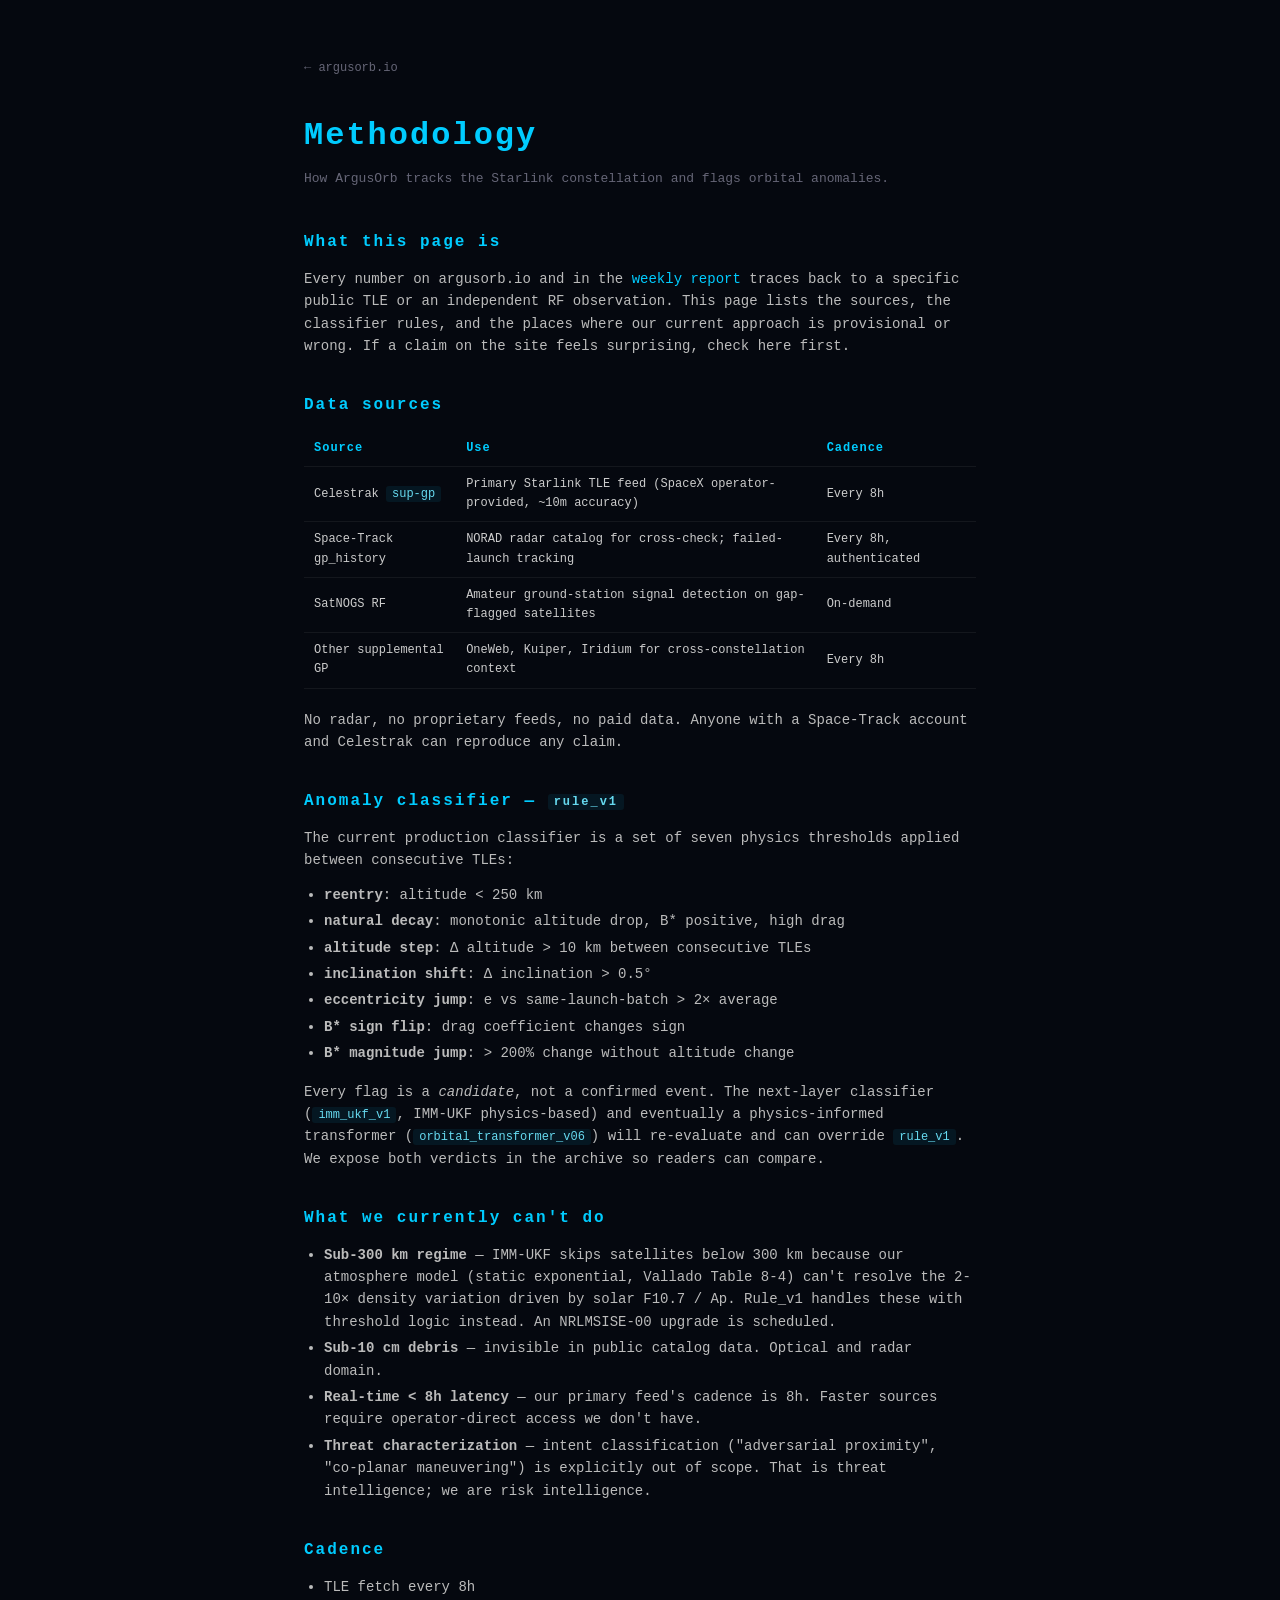
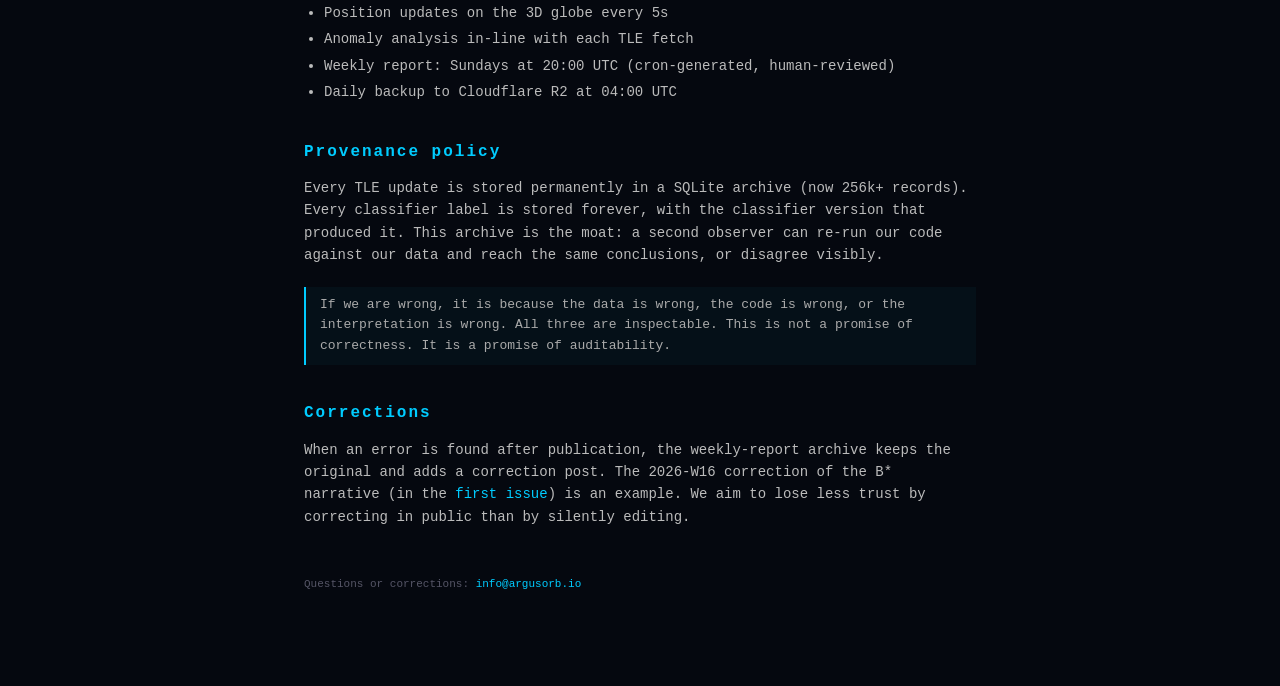
<file: apps/web/public/methodology.html>
<!DOCTYPE html>
<html lang="en">
  <head>
    <meta charset="UTF-8" />
    <meta name="viewport" content="width=device-width, initial-scale=1.0" />
    <title>Methodology — ArgusOrb</title>
    <meta name="description" content="How ArgusOrb tracks the Starlink constellation and flags orbital anomalies. Data sources, classifier rules, update cadence, limitations." />
    <style>
      * { box-sizing: border-box; margin: 0; padding: 0; }
      html, body { background: #05080f; color: #bbb; font-family: 'JetBrains Mono', 'SF Mono', Menlo, Consolas, monospace; line-height: 1.6; }
      body { max-width: 720px; margin: 0 auto; padding: 56px 24px 80px; font-size: 14px; }
      h1 { color: #00ccff; font-size: 32px; letter-spacing: 2px; margin-bottom: 8px; }
      .sub { color: #667; font-size: 13px; margin-bottom: 40px; }
      h2 { color: #00ccff; font-size: 16px; letter-spacing: 2px; margin: 36px 0 12px; font-weight: 600; }
      h3 { color: #ccc; font-size: 13px; letter-spacing: 1.5px; margin: 20px 0 8px; font-weight: 600; }
      p { margin-bottom: 12px; color: #bbb; }
      code { background: rgba(0,200,255,0.08); color: #66d9ef; padding: 1px 6px; border-radius: 3px; font-size: 12px; }
      a { color: #00ccff; text-decoration: none; }
      a:hover { text-decoration: underline; }
      ul { margin: 8px 0 16px 20px; color: #bbb; }
      li { margin-bottom: 4px; }
      .back { color: #667; margin-bottom: 32px; display: inline-block; font-size: 12px; }
      .back:hover { color: #00ccff; }
      table { border-collapse: collapse; margin: 12px 0 20px; font-size: 12px; width: 100%; }
      th, td { padding: 8px 10px; text-align: left; border-bottom: 1px solid rgba(255,255,255,0.06); }
      th { color: #00ccff; font-weight: 600; letter-spacing: 1px; }
      td { color: #ccc; }
      .note { border-left: 2px solid #00ccff; padding: 8px 14px; margin: 20px 0; background: rgba(0,200,255,0.04); font-size: 13px; color: #aaa; }
    </style>
  </head>
  <body>
    <a href="/" class="back">← argusorb.io</a>

    <h1>Methodology</h1>
    <p class="sub">How ArgusOrb tracks the Starlink constellation and flags orbital anomalies.</p>

    <h2>What this page is</h2>
    <p>
      Every number on argusorb.io and in the <a href="https://argusorb.substack.com/" target="_blank" rel="noopener">weekly report</a> traces back to a specific public TLE or an independent RF observation. This page lists the sources, the classifier rules, and the places where our current approach is provisional or wrong. If a claim on the site feels surprising, check here first.
    </p>

    <h2>Data sources</h2>
    <table>
      <tr><th>Source</th><th>Use</th><th>Cadence</th></tr>
      <tr><td>Celestrak <code>sup-gp</code></td><td>Primary Starlink TLE feed (SpaceX operator-provided, ~10m accuracy)</td><td>Every 8h</td></tr>
      <tr><td>Space-Track gp_history</td><td>NORAD radar catalog for cross-check; failed-launch tracking</td><td>Every 8h, authenticated</td></tr>
      <tr><td>SatNOGS RF</td><td>Amateur ground-station signal detection on gap-flagged satellites</td><td>On-demand</td></tr>
      <tr><td>Other supplemental GP</td><td>OneWeb, Kuiper, Iridium for cross-constellation context</td><td>Every 8h</td></tr>
    </table>
    <p>No radar, no proprietary feeds, no paid data. Anyone with a Space-Track account and Celestrak can reproduce any claim.</p>

    <h2>Anomaly classifier — <code>rule_v1</code></h2>
    <p>
      The current production classifier is a set of seven physics thresholds applied between consecutive TLEs:
    </p>
    <ul>
      <li><strong>reentry</strong>: altitude &lt; 250 km</li>
      <li><strong>natural decay</strong>: monotonic altitude drop, B* positive, high drag</li>
      <li><strong>altitude step</strong>: Δ altitude &gt; 10 km between consecutive TLEs</li>
      <li><strong>inclination shift</strong>: Δ inclination &gt; 0.5°</li>
      <li><strong>eccentricity jump</strong>: e vs same-launch-batch &gt; 2× average</li>
      <li><strong>B* sign flip</strong>: drag coefficient changes sign</li>
      <li><strong>B* magnitude jump</strong>: &gt; 200% change without altitude change</li>
    </ul>
    <p>
      Every flag is a <em>candidate</em>, not a confirmed event. The next-layer classifier (<code>imm_ukf_v1</code>, IMM-UKF physics-based) and eventually a physics-informed transformer (<code>orbital_transformer_v06</code>) will re-evaluate and can override <code>rule_v1</code>. We expose both verdicts in the archive so readers can compare.
    </p>

    <h2>What we currently can't do</h2>
    <ul>
      <li><strong>Sub-300 km regime</strong> — IMM-UKF skips satellites below 300 km because our atmosphere model (static exponential, Vallado Table 8-4) can't resolve the 2-10× density variation driven by solar F10.7 / Ap. Rule_v1 handles these with threshold logic instead. An NRLMSISE-00 upgrade is scheduled.</li>
      <li><strong>Sub-10 cm debris</strong> — invisible in public catalog data. Optical and radar domain.</li>
      <li><strong>Real-time &lt; 8h latency</strong> — our primary feed's cadence is 8h. Faster sources require operator-direct access we don't have.</li>
      <li><strong>Threat characterization</strong> — intent classification ("adversarial proximity", "co-planar maneuvering") is explicitly out of scope. That is threat intelligence; we are risk intelligence.</li>
    </ul>

    <h2>Cadence</h2>
    <ul>
      <li>TLE fetch every 8h</li>
      <li>Position updates on the 3D globe every 5s</li>
      <li>Anomaly analysis in-line with each TLE fetch</li>
      <li>Weekly report: Sundays at 20:00 UTC (cron-generated, human-reviewed)</li>
      <li>Daily backup to Cloudflare R2 at 04:00 UTC</li>
    </ul>

    <h2>Provenance policy</h2>
    <p>
      Every TLE update is stored permanently in a SQLite archive (now 256k+ records). Every classifier label is stored forever, with the classifier version that produced it. This archive is the moat: a second observer can re-run our code against our data and reach the same conclusions, or disagree visibly.
    </p>
    <div class="note">
      If we are wrong, it is because the data is wrong, the code is wrong, or the interpretation is wrong. All three are inspectable. This is not a promise of correctness. It is a promise of auditability.
    </div>

    <h2>Corrections</h2>
    <p>
      When an error is found after publication, the weekly-report archive keeps the original and adds a correction post. The 2026-W16 correction of the B* narrative (in the <a href="https://argusorb.substack.com/p/argusorb-weekly-2026-w16" target="_blank" rel="noopener">first issue</a>) is an example. We aim to lose less trust by correcting in public than by silently editing.
    </p>

    <p style="margin-top: 48px; color: #556; font-size: 11px;">
      Questions or corrections: <a href="mailto:info@argusorb.io">info@argusorb.io</a>
    </p>
  </body>
</html>
</file>
